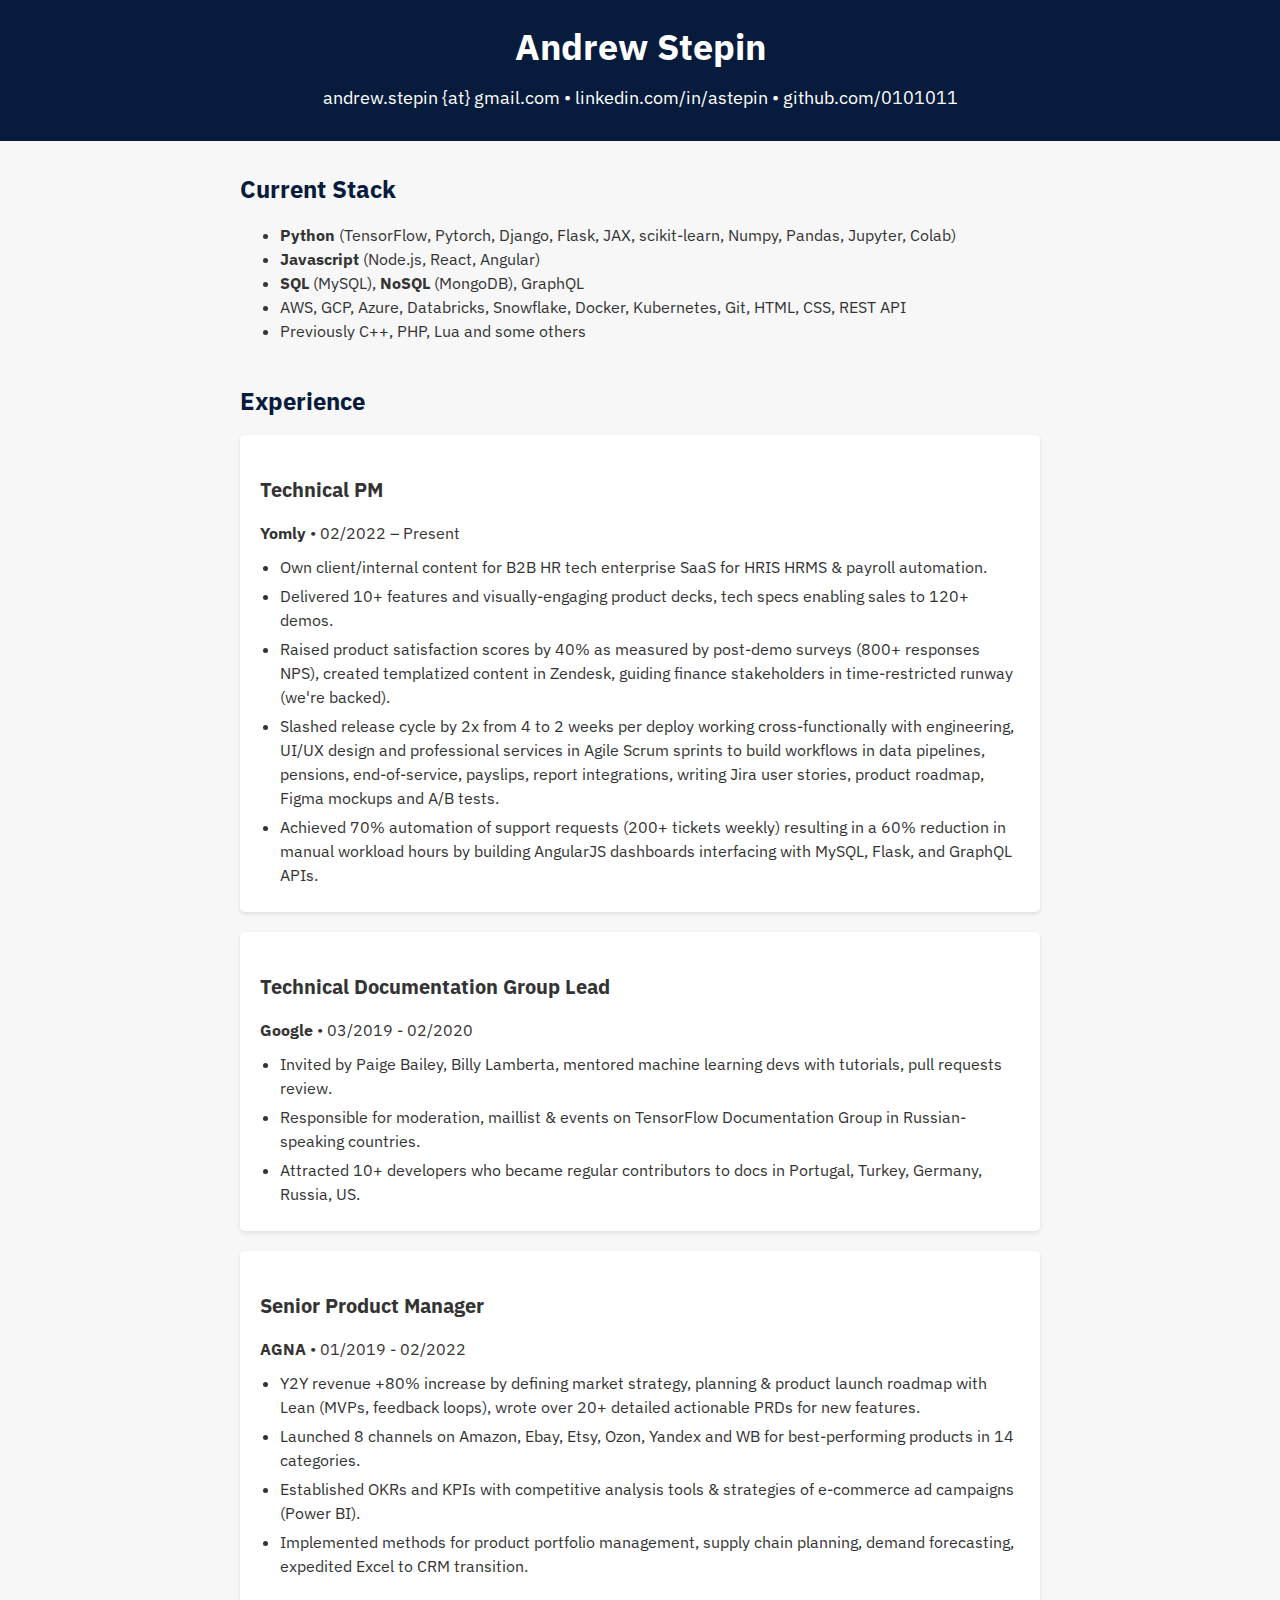
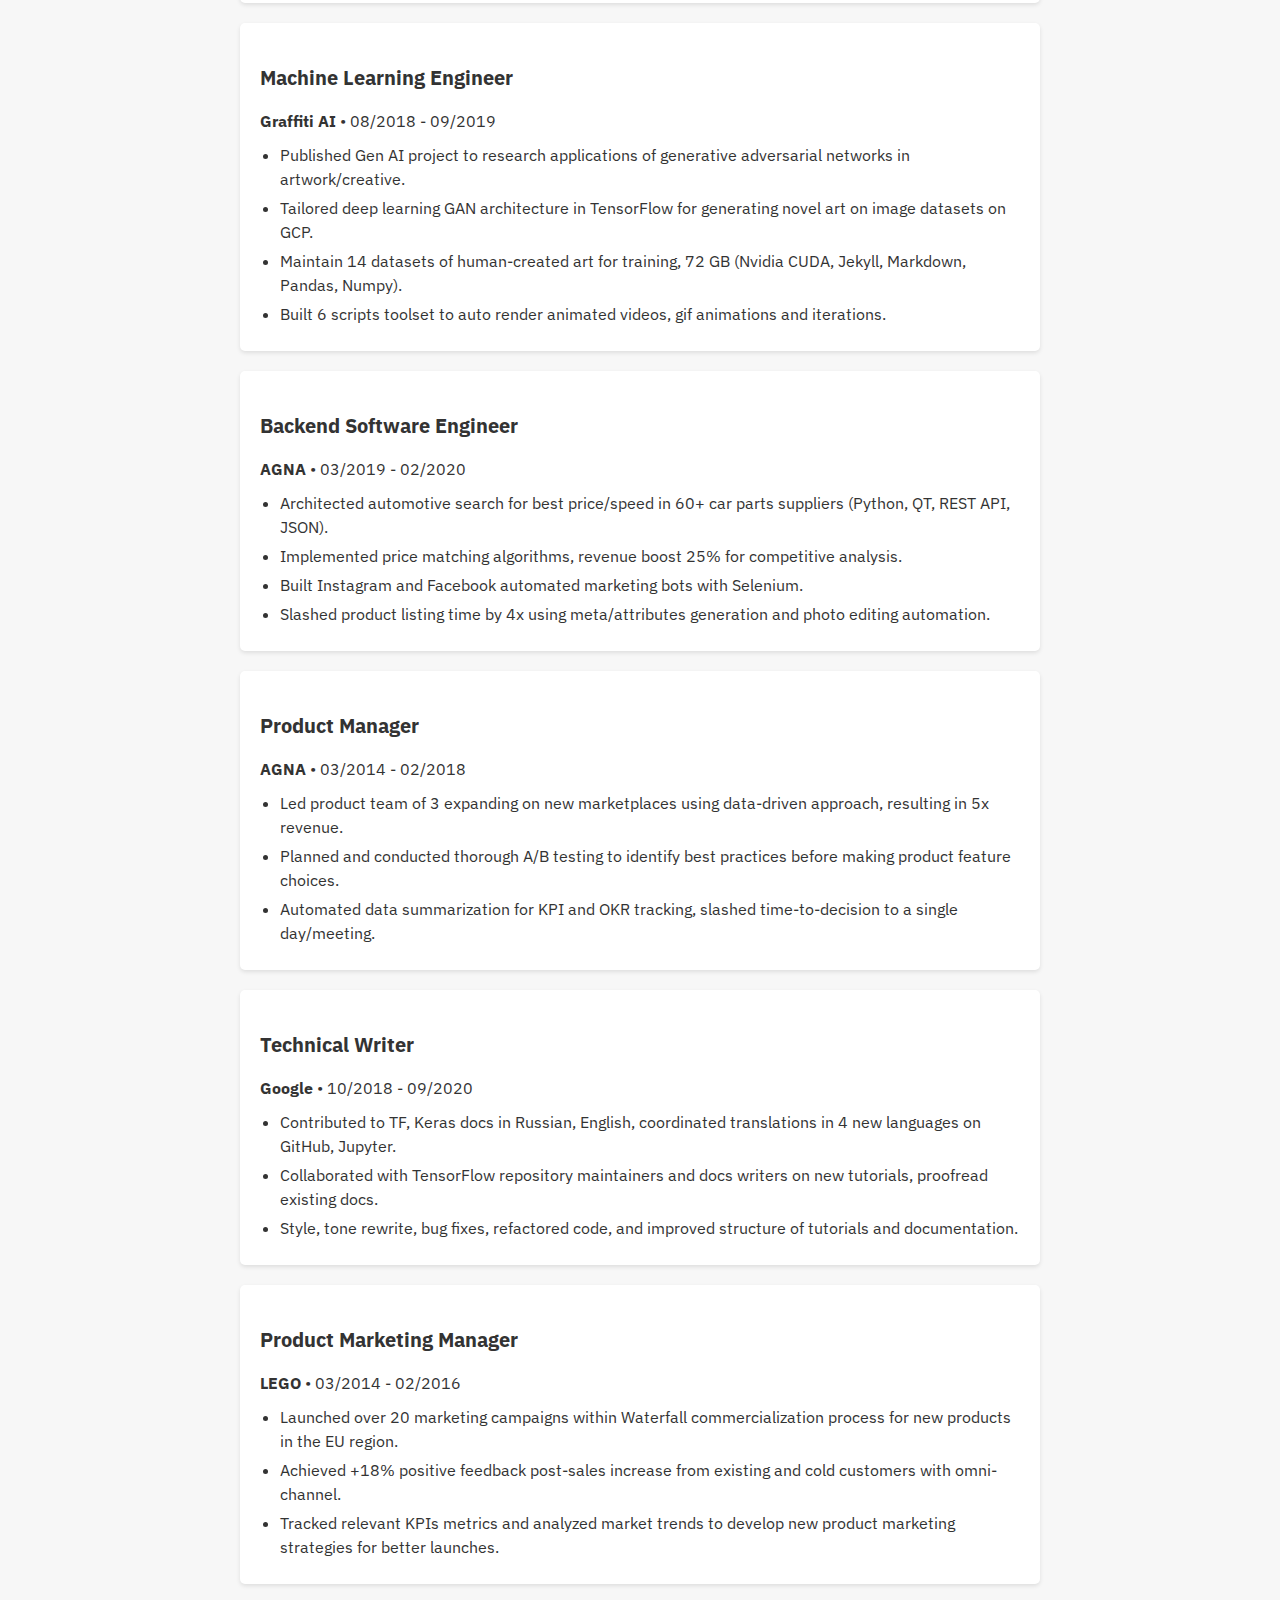
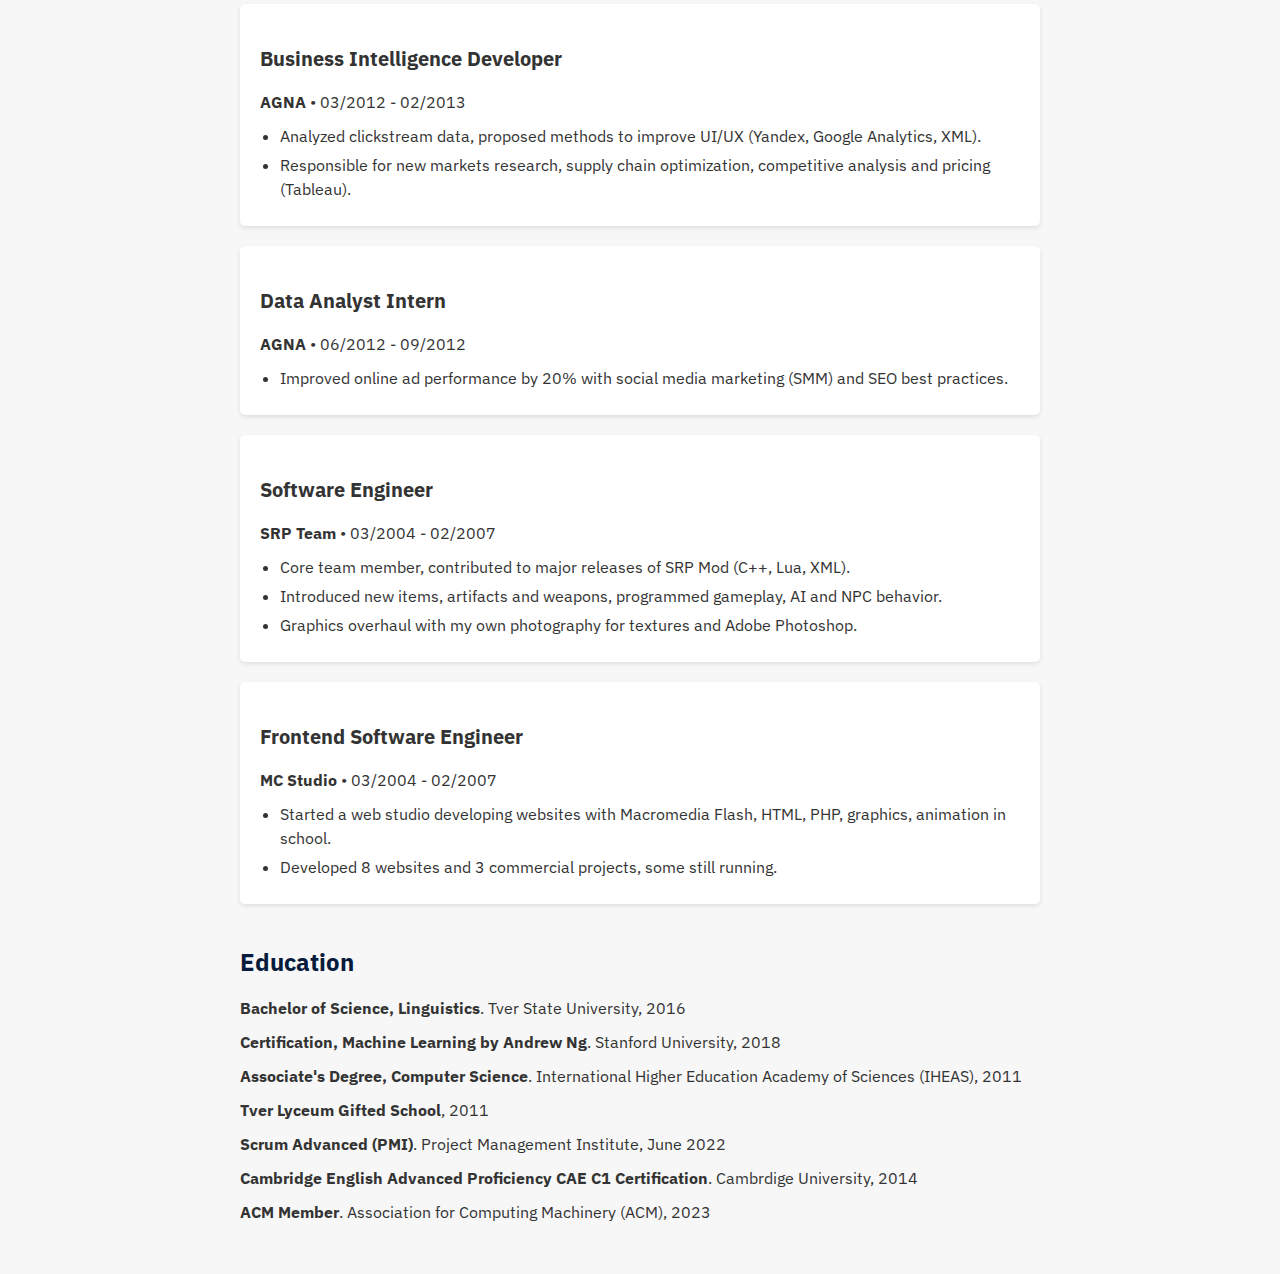
<file: index.html>
<!DOCTYPE html>
<html lang="en">
<head>
   <meta charset="UTF-8">
   <meta name="viewport" content="width=device-width, initial-scale=1.0">
   <meta name="description" content="Andrew Stepin is a technical writer, AI/ML software engineer, author, and a Google Developer Expert (GDE) 2019 in Machine Learning. Interests are deep learning and NLP, with occasional leaps and bounds into adjacent topics.">
   <meta name="keywords" content="Andrew Stepin, Machine Learning, Python, JavaScript, TensorFlow, Technical Writer">
   <meta name="twitter:card" content="summary_large_image">
   <meta name="twitter:site" content="@anstepin">
   <meta name="twitter:creator" content="@anstepin">
   <meta name="twitter:title" content="Andrew Stepin, Technical Writer, AI/ML Machine Learning Software Engineer">
   <meta name="twitter:description" content="Andrew Stepin is a technical writer, AI/ML software engineer, author, and a Google Developer Expert (GDE) 2019 in Machine Learning. ">
   <meta name="twitter:image" content="https://avatars.githubusercontent.com/u/34945393">
   <link rel="stylesheet" href="style.css">
   <link rel="preconnect" href="https://fonts.googleapis.com">
   <link rel="preconnect" href="https://fonts.gstatic.com" crossorigin>
   <link href="https://fonts.googleapis.com/css2?family=IBM+Plex+Sans:wght@400;500;600;700&display=swap" rel="stylesheet">
   <title>Andrew Stepin, Technical Writer and Machine Learning Software Engineer</title>
   <script type="application/ld+json">
    {
      "@context": "https://schema.org/",
      "@type": "Person",
      "name": "Andrew Stepin",
      "url": "https://0101011.github.io",
      "jobTitle": "Software Engineer, Technical Writer",
      "worksFor": {
        "@type": "Organization",
        "name": "Yomly"
      },
      "alumniOf": [
        {
          "@type": "CollegeOrUniversity",
          "name": "Tver State University"
        }
      ],
      "sameAs": [
        "https://linkedin.com/in/astepin",
        "https://github.com/0101011",
        "https://twitter.com/anstepin",
        "https://www.youtube.com/@andrew.stepin",
        "https://scholar.google.com/citations?user=8sKda8wAAAAJ&hl=en",
        "https://hashnode.com/@astepin"
      ]
    }
    </script>
</head>
<script async src="https://www.googletagmanager.com/gtag/js?id=G-FTN4EZPK4J"></script>
<script>
  window.dataLayer = window.dataLayer || [];
  function gtag(){dataLayer.push(arguments);}
  gtag('js', new Date());
  gtag('config', 'G-FTN4EZPK4J');
</script>
<body>
   <header>
       <h1>Andrew Stepin</h1>
       <p>andrew.stepin {at} gmail.com • <a href="https://linkedin.com/in/astepin">linkedin.com/in/astepin</a> • <a href="https://github.com/0101011">github.com/0101011</a></p>
       <!-- <ul> --> 
           <!-- <li>I read research papers for breakfast.</li> -->
       <!-- </ul> -->
   </header>
   <main>
        <section>
            <h2>Current Stack</h2>
            <ul>
                <li><strong>Python</strong> (TensorFlow, Pytorch, Django, Flask, JAX, scikit-learn, Numpy, Pandas, Jupyter, Colab)</li>
                <li><strong>Javascript</strong> (Node.js, React, Angular)</li>
                <li><strong>SQL</strong> (MySQL), <strong>NoSQL</strong> (MongoDB), GraphQL</li>
                <li>AWS, GCP, Azure, Databricks, Snowflake, Docker, Kubernetes, Git, HTML, CSS, REST API</li>
                <li>Previously C++, PHP, Lua and some others</li>
            </ul>
        </section>
       <section>
           <h2>Experience</h2>
           <article>
               <h3>Technical PM</h3>
               <p><strong>Yomly</strong> • 02/2022 – Present</p>
               <ul>
                   <li>Own client/internal content for B2B HR tech enterprise SaaS for HRIS HRMS &amp; payroll automation.</li>
                   <li>Delivered 10+ features and visually-engaging product decks, tech specs enabling sales to 120+ demos.</li>
                   <li>Raised product satisfaction scores by 40% as measured by post-demo surveys (800+ responses NPS), created templatized content in Zendesk, guiding finance stakeholders in time-restricted runway (we're backed).</li>
                   <li>Slashed release cycle by 2x from 4 to 2 weeks per deploy working cross-functionally with engineering, UI/UX design and professional services in Agile Scrum sprints to build workflows in data pipelines, pensions, end-of-service, payslips, report integrations, writing Jira user stories, product roadmap, Figma mockups and A/B tests.</li>
                   <li>Achieved 70% automation of support requests (200+ tickets weekly) resulting in a 60% reduction in manual workload hours by building AngularJS dashboards interfacing with MySQL, Flask, and GraphQL APIs.</li>
               </ul>
           </article>

           <article>
               <h3>Technical Documentation Group Lead</h3>
               <p><strong>Google</strong> • 03/2019 - 02/2020</p>
               <ul>
                   <li>Invited by Paige Bailey, Billy Lamberta, mentored machine learning devs with tutorials, pull requests review.</li>
                   <li>Responsible for moderation, maillist &amp; events on TensorFlow Documentation Group in Russian-speaking countries.</li>
                   <li>Attracted 10+ developers who became regular contributors to docs in Portugal, Turkey, Germany, Russia, US.</li>
               </ul>
           </article>

           <article>
               <h3>Senior Product Manager</h3>
               <p><strong>AGNA</strong> • 01/2019 - 02/2022</p>
               <ul>
                   <li>Y2Y revenue +80% increase by defining market strategy, planning &amp; product launch roadmap with Lean (MVPs, feedback loops), wrote over 20+ detailed actionable PRDs for new features.</li>
                   <li>Launched 8 channels on Amazon, Ebay, Etsy, Ozon, Yandex and WB for best-performing products in 14 categories.</li>
                   <li>Established OKRs and KPIs with competitive analysis tools &amp; strategies of e-commerce ad campaigns (Power BI).</li>
                   <li>Implemented methods for product portfolio management, supply chain planning, demand forecasting, expedited Excel to CRM transition.</li>
               </ul>
           </article>

           <article>
               <h3>Machine Learning Engineer</h3>
               <p><strong>Graffiti AI</strong> • 08/2018 - 09/2019</p>
               <ul>
                   <li>Published Gen AI project to research applications of generative adversarial networks in artwork/creative.</li>
                   <li>Tailored deep learning GAN architecture in TensorFlow for generating novel art on image datasets on GCP.</li>
                   <li>Maintain 14 datasets of human-created art for training, 72 GB (Nvidia CUDA, Jekyll, Markdown, Pandas, Numpy).</li>
                   <li>Built 6 scripts toolset to auto render animated videos, gif animations and iterations.</li>
               </ul>
           </article>

           <article>
               <h3>Backend Software Engineer</h3>
               <p><strong>AGNA</strong> • 03/2019 - 02/2020</p>
               <ul>
                   <li>Architected automotive search for best price/speed in 60+ car parts suppliers (Python, QT, REST API, JSON).</li>
                   <li>Implemented price matching algorithms, revenue boost 25% for competitive analysis.</li>
                   <li>Built Instagram and Facebook automated marketing bots with Selenium.</li>
                   <li>Slashed product listing time by 4x using meta/attributes generation and photo editing automation.</li>
               </ul>
           </article>

           <article>
               <h3>Product Manager</h3>
               <p><strong>AGNA</strong> • 03/2014 - 02/2018</p>
               <ul>
                   <li>Led product team of 3 expanding on new marketplaces using data-driven approach, resulting in 5x revenue.</li>
                   <li>Planned and conducted thorough A/B testing to identify best practices before making product feature choices.</li>
                   <li>Automated data summarization for KPI and OKR tracking, slashed time-to-decision to a single day/meeting.</li>
               </ul>
           </article>

           <article>
               <h3>Technical Writer</h3>
               <p><strong>Google</strong> • 10/2018 - 09/2020</p>
               <ul>
                   <li>Contributed to TF, Keras docs in Russian, English, coordinated translations in 4 new languages on GitHub, Jupyter.</li>
                   <li>Collaborated with TensorFlow repository maintainers and docs writers on new tutorials, proofread existing docs.</li>
                   <li>Style, tone rewrite, bug fixes, refactored code, and improved structure of tutorials and documentation.</li>
               </ul>
           </article>

           <article>
               <h3>Product Marketing Manager</h3>
               <p><strong>LEGO</strong> • 03/2014 - 02/2016</p>
               <ul>
                   <li>Launched over 20 marketing campaigns within Waterfall commercialization process for new products in the EU region.</li>
                   <li>Achieved +18% positive feedback post-sales increase from existing and cold customers with omni-channel.</li>
                   <li>Tracked relevant KPIs metrics and analyzed market trends to develop new product marketing strategies for better launches.</li>
               </ul>
           </article>

           <article>
               <h3>Business Intelligence Developer</h3>
               <p><strong>AGNA</strong> • 03/2012 - 02/2013</p>
               <ul>
                   <li>Analyzed clickstream data, proposed methods to improve UI/UX (Yandex, Google Analytics, XML).</li>
                   <li>Responsible for new markets research, supply chain optimization, competitive analysis and pricing (Tableau).</li>
               </ul>
           </article>

           <article>
               <h3>Data Analyst Intern</h3>
               <p><strong>AGNA</strong> • 06/2012 - 09/2012</p>
               <ul>
                   <li>Improved online ad performance by 20% with social media marketing (SMM) and SEO best practices.</li>
               </ul>
           </article>

           <article>
               <h3>Software Engineer</h3>
               <p><strong>SRP Team</strong> • 03/2004 - 02/2007</p>
               <ul>
                   <li>Core team member, contributed to major releases of SRP Mod (C++, Lua, XML).</li>
                   <li>Introduced new items, artifacts and weapons, programmed gameplay, AI and NPC behavior.</li>
                   <li>Graphics overhaul with my own photography for textures and Adobe Photoshop.</li>
               </ul>
           </article>

           <article>
               <h3>Frontend Software Engineer</h3>
               <p><strong>MC Studio</strong> • 03/2004 - 02/2007</p>
               <ul>
                   <li>Started a web studio developing websites with Macromedia Flash, HTML, PHP, graphics, animation in school.</li>
                   <li>Developed 8 websites and 3 commercial projects, some still running.</li>
               </ul>
           </article>
       </section>

       <section>
           <h2>Education</h2>
           <ul>
               <li><strong>Bachelor of Science, Linguistics</strong>. Tver State University, 2016</li>
               <li><strong>Certification, Machine Learning by Andrew Ng</strong>. Stanford University, 2018</li>
               <li><strong>Associate's Degree, Computer Science</strong>. International Higher Education Academy of Sciences (IHEAS), 2011</li>
               <li><strong>Tver Lyceum Gifted School</strong>, 2011</li>
               <li><strong>Scrum Advanced (PMI)</strong>. Project Management Institute, June 2022</li>
               <li><strong>Cambridge English Advanced Proficiency CAE C1 Certification</strong>. Cambrdige University, 2014</li>
               <li><strong>ACM Member</strong>. Association for Computing Machinery (ACM), 2023</li>
           </ul>
       </section>
   </main>
</body>
</html>
</file>
<file: style.css>
/* General Styles */
body {
   font-family: 'IBM Plex Sans', sans-serif;
   font-size: 16px;
   line-height: 1.5;
   color: #333333;
   background-color: #f7f7f7;
   margin: 0;
   padding: 0;
}

/* Header Styles */
header {
   background-color: #071b3c;
   color: #ffffff;
   padding: 20px;
   text-align: center;
}

header h1 {
   font-size: 36px;
   font-weight: bold;
   margin: 0;
}

header p {
   font-size: 18px;
   margin: 10px 0;
}

header a {
   color: #ffffff;
   text-decoration: none;
}

header a:hover {
   text-decoration: underline;
}

/* Main Content Styles */
main {
   max-width: 800px;
   margin: 0 auto;
   padding: 10px;
}

section {
   margin-bottom: 40px;
}

h2 {
   font-size: 24px;
   font-weight: bold;
   margin-bottom: 16px;
   color: #071b3c;
}

article {
   background-color: #ffffff;
   padding: 20px;
   border-radius: 5px;
   box-shadow: 0 2px 4px rgba(0, 0, 0, 0.1);
   margin-bottom: 20px;
}

h3 {
   font-size: 20px;
   font-weight: bold;
   margin-bottom: 10px;
   color: #333333;
}

article p {
   margin-bottom: 10px;
}

article ul {
   margin: 0;
   padding: 0 0 0 20px;
}

article li {
   margin-bottom: 5px;
}

/* Education Styles */
section:last-child ul {
   list-style-type: none;
   padding: 0;
}

section:last-child li {
   margin-bottom: 10px;
}

section:last-child li strong {
   font-weight: bold;
}

/* Responsive Styles */
@media (max-width: 767px) {
   header {
       padding: 15px;
   }

   header h1 {
       font-size: 28px;
   }

   header p {
       font-size: 16px;
   }

   main {
       padding: 15px;
   }

   article {
       padding: 15px;
   }

   h2 {
       font-size: 20px;
   }

   h3 {
       font-size: 18px;
   }
}

@media (max-width: 480px) {
   header h1 {
       font-size: 24px;
   }

   header p {
       font-size: 14px;
   }

   main {
       padding: 10px;
   }

   article {
       padding: 10px;
   }

   h2 {
       font-size: 18px;
   }

   h3 {
       font-size: 16px;
   }
}
</file>
